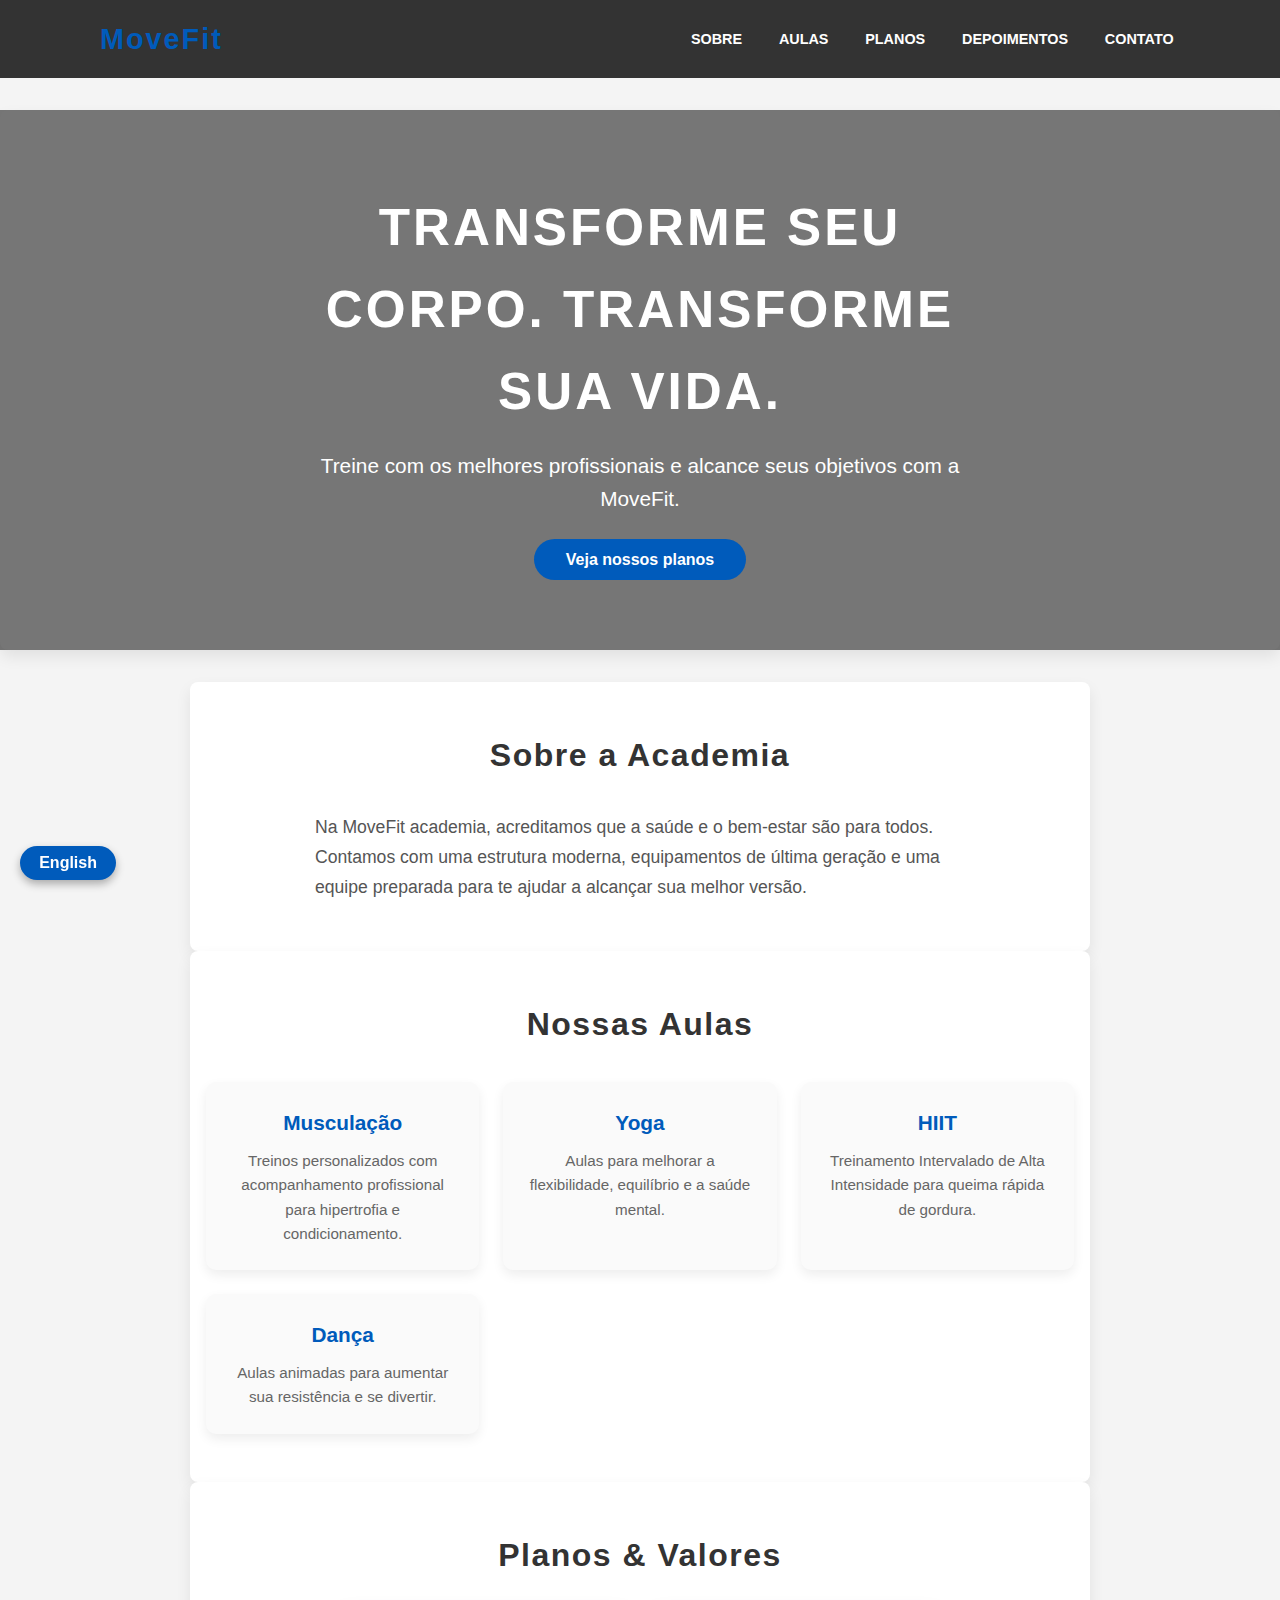
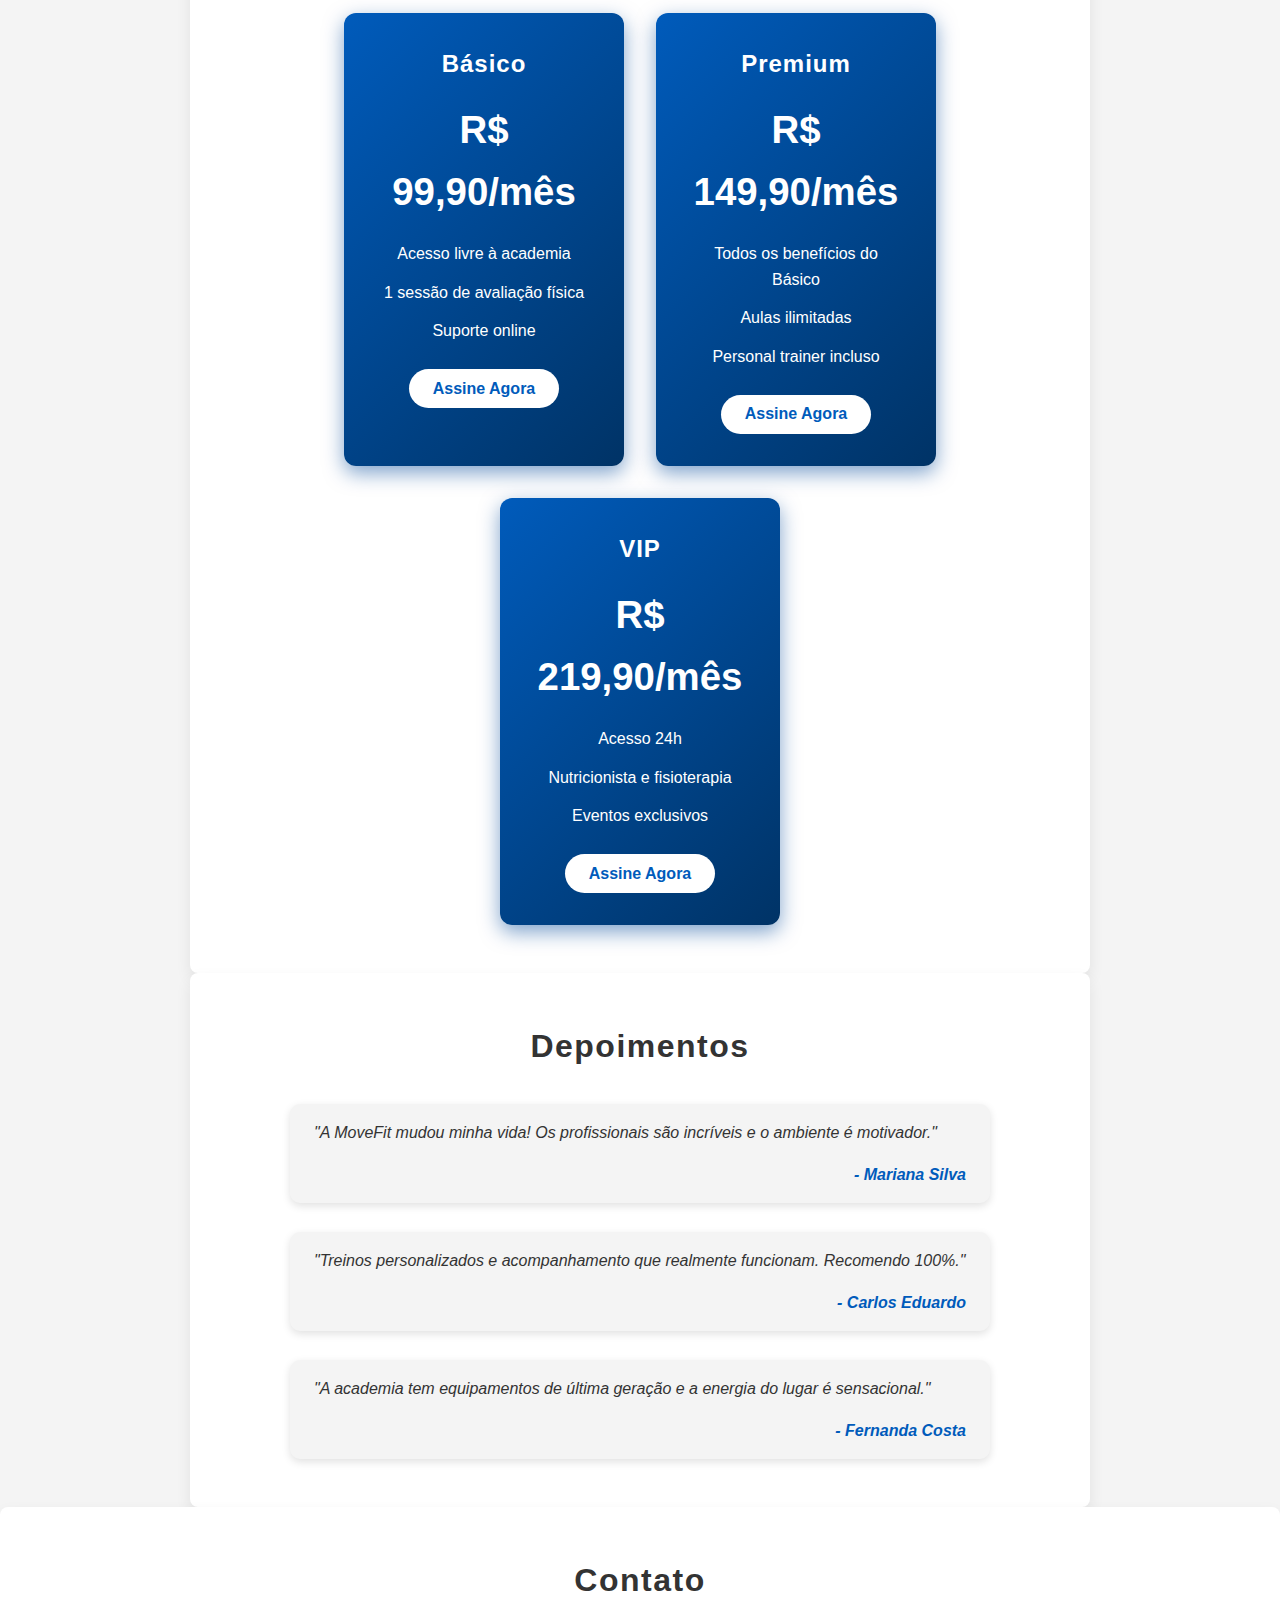
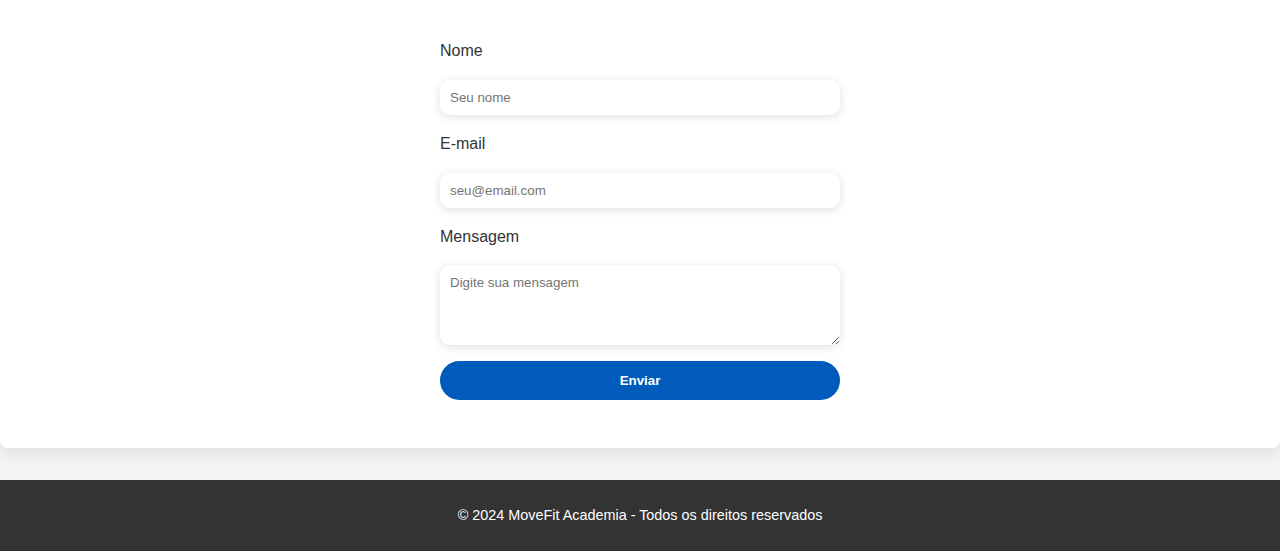
<file: wcag A/index.html>
<!DOCTYPE html>
<html lang="pt-BR">
<head>
<meta charset="UTF-8" />
<meta name="viewport" content="width=device-width, initial-scale=1" />
<link rel="stylesheet" href="styles.css">
<script src="script.js" defer></script>
<title>MoveFit</title>
</head>
<body id="logo">
<header>
  <div class="container">
    <nav aria-label="Menu principal">
      <a href="#logo" class="logo" aria-label="Logo MoveFit Academia">MoveFit</a>
      <ul>
        <li><a href="#about" data-key="menu_about">Sobre</a></li>
        <li><a href="#classes" data-key="menu_classes">Aulas</a></li>
        <li><a href="#plans" data-key="menu_plans">Planos</a></li>
        <li><a href="#testimonials" data-key="menu_testimonials">Depoimentos</a></li>
        <li><a href="#contact" data-key="menu_contact">Contato</a></li>
      </ul>
    </nav>
  </div>
</header>

    <button class="translate-btn" id="btn-translate" aria-label="Translate page">English</button>

<main>
  <section class="hero" role="banner" aria-label="Chamada principal da MoveFit Academia">
    <div class="hero-content">
      <h1 data-key="hero_h1">Transforme seu Corpo. Transforme sua Vida.</h1>
      <p data-key="hero_p">Treine com os melhores profissionais e alcance seus objetivos com a MoveFit.</p>
      <a href="#plans" class="btn" role="button" data-key="hero_btn">Veja nossos planos</a>
    </div>
  </section>

  <section id="about" class="about" aria-labelledby="about-title">
    <h2 id="about-title" data-key="about_title">Sobre a Academia</h2>
    <p data-key="about_p">Na MoveFit academia, acreditamos que a saúde e o bem-estar são para todos. Contamos com uma estrutura moderna, equipamentos de última geração e uma equipe preparada para te ajudar a alcançar sua melhor versão.</p>
  </section>

  <section id="classes" class="classes" aria-labelledby="classes-title">
    <h2 id="classes-title" data-key="classes_title">Nossas Aulas</h2>
    <div class="classes-list">
      <article class="class-item" tabindex="0">
        <h3 data-key="class1_title">Musculação</h3>
        <p data-key="class1_desc">Treinos personalizados com acompanhamento profissional para hipertrofia e condicionamento.</p>
      </article>
      <article class="class-item" tabindex="0">
        <h3 data-key="class2_title">Yoga</h3>
        <p data-key="class2_desc">Aulas para melhorar a flexibilidade, equilíbrio e a saúde mental.</p>
      </article>
      <article class="class-item" tabindex="0">
        <h3 data-key="class3_title">HIIT</h3>
        <p data-key="class3_desc">Treinamento Intervalado de Alta Intensidade para queima rápida de gordura.</p>
      </article>
      <article class="class-item" tabindex="0">
        <h3 data-key="class4_title">Dança</h3>
        <p data-key="class4_desc">Aulas animadas para aumentar sua resistência e se divertir.</p>
      </article>
    </div>
  </section>

  <section id="plans" class="plans" aria-labelledby="plans-title">
    <h2 id="plans-title" data-key="plans_title">Planos & Valores</h2>
    <div class="plans-list">
      <article class="plan" tabindex="0" aria-label="Plano Básico">
        <h3 data-key="plan_basic_title">Básico</h3>
        <p class="price" data-key="plan_basic_price">R$ 99,90/mês</p>
        <ul>
          <li data-key="plan_basic_item1">Acesso livre à academia</li>
          <li data-key="plan_basic_item2">1 sessão de avaliação física</li>
          <li data-key="plan_basic_item3">Suporte online</li>
        </ul>
        <button data-key="plan_basic_btn">Assine Agora</button>
      </article>
      <article class="plan" tabindex="0" aria-label="Plano Premium">
        <h3 data-key="plan_premium_title">Premium</h3>
        <p class="price" data-key="plan_premium_price">R$ 149,90/mês</p>
        <ul>
          <li data-key="plan_premium_item1">Todos os benefícios do Básico</li>
          <li data-key="plan_premium_item2">Aulas ilimitadas</li>
          <li data-key="plan_premium_item3">Personal trainer incluso</li>
        </ul>
        <button data-key="plan_premium_btn">Assine Agora</button>
      </article>
      <article class="plan" tabindex="0" aria-label="Plano Vip">
        <h3 data-key="plan_vip_title">VIP</h3>
        <p class="price" data-key="plan_vip_price">R$ 219,90/mês</p>
        <ul>
          <li data-key="plan_vip_item1">Acesso 24h</li>
          <li data-key="plan_vip_item2">Nutricionista e fisioterapia</li>
          <li data-key="plan_vip_item3">Eventos exclusivos</li>
        </ul>
        <button data-key="plan_vip_btn">Assine Agora</button>
      </article>
    </div>
  </section>

  <section id="testimonials" class="testimonials" aria-labelledby="testimonials-title">
    <h2 id="testimonials-title" data-key="testimonials_title">Depoimentos</h2>
    <div class="testimonials-list">
      <blockquote class="testimonial" tabindex="0">
        <p data-key="testi1_quote">"A MoveFit mudou minha vida! Os profissionais são incríveis e o ambiente é motivador."</p>
        <cite data-key="testi1_author">- Mariana Silva</cite>
      </blockquote>
      <blockquote class="testimonial" tabindex="0">
        <p data-key="testi2_quote">"Treinos personalizados e acompanhamento que realmente funcionam. Recomendo 100%."</p>
        <cite data-key="testi2_author">- Carlos Eduardo</cite>
      </blockquote>
      <blockquote class="testimonial" tabindex="0">
        <p data-key="testi3_quote">"A academia tem equipamentos de última geração e a energia do lugar é sensacional."</p>
        <cite data-key="testi3_author">- Fernanda Costa</cite>
      </blockquote>
    </div>
  </section>

  <section id="contact" aria-labelledby="contact-title">
    <h2 id="contact-title" data-key="contact_title">Contato</h2>
    <form aria-label="Formulário de contato da academia" onsubmit="event.preventDefault(); alert('Mensagem enviada! Obrigado pelo contato.'); this.reset();">
      <label for="name" data-key="contact_label_name">Nome</label>
      <input id="name" name="name" type="text" required placeholder="Seu nome" aria-required="true" />

      <label for="email" data-key="contact_label_email">E-mail</label>
      <input id="email" name="email" type="email" required placeholder="seu@email.com" aria-required="true" />

      <label for="message" data-key="contact_label_message">Mensagem</label>
      <textarea id="message" name="message" rows="4" required placeholder="Digite sua mensagem" aria-required="true"></textarea>

      <button type="submit" data-key="contact_btn_submit">Enviar</button>
    </form>
  </section>
</main>

<footer>
  <p data-key="footer_text">© 2024 MoveFit Academia - Todos os direitos reservados</p>
</footer>

</body>
</html>
</file>
<file: wcag A/styles.css>
html, body {
    scroll-behavior: smooth;
}

* {
    margin: 0;
    padding: 0;
    box-sizing: border-box;
}

body {
    font-family: 'Segoe UI', Tahoma, Geneva, Verdana, sans-serif;
    line-height: 1.6;
    color: #333;
    background-color: #f4f4f4;
}

h2 {
    text-align:center;
    margin-bottom:1.5rem;
}

input, textarea {
    font-family: 'Segoe UI', Tahoma, Geneva, Verdana, sans-serif;
    border: none;
    border-radius: 10px;
    box-shadow: 0 2px 8px rgba(99, 99, 99, 0.2);
    padding: 10px;
}

button {
    background:#005bbb;
    color:white; 
    border:none; 
    padding:0.75rem; 
    font-weight:600; 
    border-radius: 30px; 
    cursor:pointer; 
    transition: background-color 0.3s ease;
}

a {
    color: #005bbb;
    text-decoration: none;
}

header {
    background-color: #333;
    color: #fff;
    padding: 1rem 2rem;
    position: sticky;
    top: 0;
    z-index: 1000;
}

.container {
    max-width: 1080px;
    margin: 0 auto;
}

nav {
    display: flex;
    align-items: center;
    justify-content: space-between;
}

.logo {
    font-size: 1.8rem;
    font-weight: 700;
    letter-spacing: 2px;
    color: #005bbb;
}

.logo:hover {
    color: #fff;
}

nav ul {
    list-style: none;
    display: flex;
    gap: 1.5rem;
}

nav ul li {
    font-weight: 600;
}

nav ul li a {
    color: #fff;
    font-weight: 600;
    text-transform: uppercase;
    font-size: 0.9rem;
    padding: 0.2rem 0.4rem;
    border-radius: 4px;
    position: relative;
    text-decoration: none;
    transition: color 0.3s ease;
}

nav ul li a::after {
    content: '';
    position: absolute;
    left: 0;
    bottom: -2px;
    width: 100%;
    height: 2px;
    background-color: #00b4ff;
    transform: scaleX(0);
    transform-origin: right;
    transition: transform 0.3s ease;
}

nav ul li a:hover::after,
nav ul li a:focus::after {
    transform: scaleX(1);
    transform-origin: left;
}

nav ul li a:hover,
nav ul li a:focus {
    color: #00b4ff;
    outline: none;
}


main {
    margin-top: 2rem;
}

form {
    max-width:400px;
    margin: 0 auto; 
    display:flex; 
    flex-direction: column; 
    gap:1rem;
}

.hero {
    background: url('https://images.unsplash.com/photo-1605296867304-46d5465a13f1?ixlib=rb-4.0.3&auto=format&fit=crop&w=1350&q=80') center center/cover no-repeat;
    color: #fff;
    height: 60vh;
    display: flex;
    align-items: center;
    justify-content: center;
    text-align: center;
    padding: 1rem;
    position: relative;
}
.hero::after {
    content: "";
    position: absolute;
    inset: 0;
    background: rgba(34, 34, 34, 0.6);
}
.hero-content {
    position: relative;
    z-index: 1;
    max-width: 700px;
}
.hero-content h1 {
    font-size: 3.2rem;
    margin-bottom: 1rem;
    font-weight: 700;
    text-transform: uppercase;
    letter-spacing: 3px;
}
.hero-content p {
    font-size: 1.3rem;
    margin-bottom: 2rem;
}
.hero-content a.btn {
    background-color: #005bbb;
    color: #fff;
    padding: 0.75rem 2rem;
    border-radius: 30px;
    font-weight: 600;
    font-size: 1rem;
    transition: background-color 0.3s ease;
}
.hero-content a.btn:hover {
    background-color: #003366;
}

section {
    padding: 3rem 1rem;
    background-color: #fff;
    margin-bottom: 2rem;
    border-radius: 8px;
    box-shadow: 0 7px 15px rgba(0, 0, 0, 0.08);
}

section h2 {
    text-align: center;
    margin-bottom: 2rem;
    font-size: 2rem;
    color: #333;
    letter-spacing: 1.5px;
}

.about, .classes, .plans, .testimonials {
    max-width: 900px;
    margin: 0 auto;
}

.about p {
    max-width: 650px;
    margin: 0 auto;
    font-size: 1.1rem;
    color: #555;
    line-height: 1.7;
}

.classes-list {
    display: grid;
    grid-template-columns: repeat(auto-fit, minmax(260px, 1fr));
    gap: 1.5rem;
}
.class-item {
    background: #fafafa;
    border-radius: 10px;
    padding: 1.5rem;
    text-align: center;
    box-shadow: 0 5px 12px rgba(0, 0, 0, 0.07);
    transition: transform 0.3s ease;
}
.class-item:hover {
    transform: translateY(-6px);
}
.class-item h3 {
    color: #005bbb;
    margin-bottom: 0.6rem;
    font-size: 1.3rem;
}
.class-item p {
    font-size: 0.95rem;
    color: #666;
}

.plans-list {
    display: flex;
    flex-wrap: wrap;
    gap: 2rem;
    justify-content: center;
}

.plan {
    background: linear-gradient(135deg, #005bbb 0%, #003366 100%);
    color: #fff;
    border-radius: 12px;
    box-shadow: 0 7px 20px rgba(0, 72, 153, 0.5);
    padding: 2rem;
    max-width: 280px;
    text-align: center;
    transition: transform 0.3s ease;
}
.plan:hover {
    transform: translateY(-8px);
}
.plan h3 {
    margin-bottom: 1rem;
    font-size: 1.5rem;
    font-weight: 700;
    letter-spacing: 1px;
}
.plan p.price {
    font-size: 2.4rem;
    font-weight: 700;
    margin-bottom: 1.2rem;
}
.plan ul {
    list-style: none;
    margin-bottom: 1.6rem;
}
.plan ul li {
    margin-bottom: 0.8rem;
    font-size: 1rem;
}
.plan button {
    background-color: #fff;
    color: #005bbb;
    border: none;
    font-weight: 700;
    padding: 0.65rem 1.5rem;
    border-radius: 30px;
    cursor: pointer;
    font-size: 1rem;
    transition: background-color 0.3s ease;
}
.plan button:hover {
    background-color: #cce0ff;
}

.testimonials-list {
    display: flex;
    flex-direction: column;
    gap: 1.8rem;
    max-width: 700px;
    margin: 0 auto;
}

.testimonial {
    padding: 1rem 1.5rem;
    background: #f4f4f4;
    border-radius: 10px;
    box-shadow: 0 3px 8px rgba(0, 0, 0, 0.12);
    font-style: italic;
}
.testimonial p {
    font-size: 1rem;
    color: #333;
}
.testimonial cite {
    display: block;
    margin-top: 1rem;
    font-weight: 700;
    text-align: right;
    color: #005bbb;
}

footer {
    background-color: #333;
    color: #fff;
    padding: 1.5rem 2rem;
    text-align: center;
    font-size: 0.9rem;
}

.translate-btn {
    position: fixed;
    bottom: 20px;
    border: none;
    background-color: #005bbb;
    color: white;
    padding: 0.5rem 1.2rem;
    border-radius: 25px;
    cursor: pointer;
    font-weight: 600;
    font-size: 1rem;
    transition: background-color 0.3s ease;
    box-shadow: 0 4px 8px rgba(0, 0, 0, 0.3);
}

.translate-btn {
    left: 20px;
}

.daltonism-btn {
    position: fixed;
    bottom: 20px;
    left: 155px;
    border: none;
    background-color: #005bbb;
    color: white;
    padding: 0.5rem 1.2rem;
    border-radius: 25px;
    cursor: pointer;
    font-weight: 600;
    font-size: 1rem;
    transition: background-color 0.3s ease;
    box-shadow: 0 4px 8px rgba(0, 0, 0, 0.3);
}
</file>
